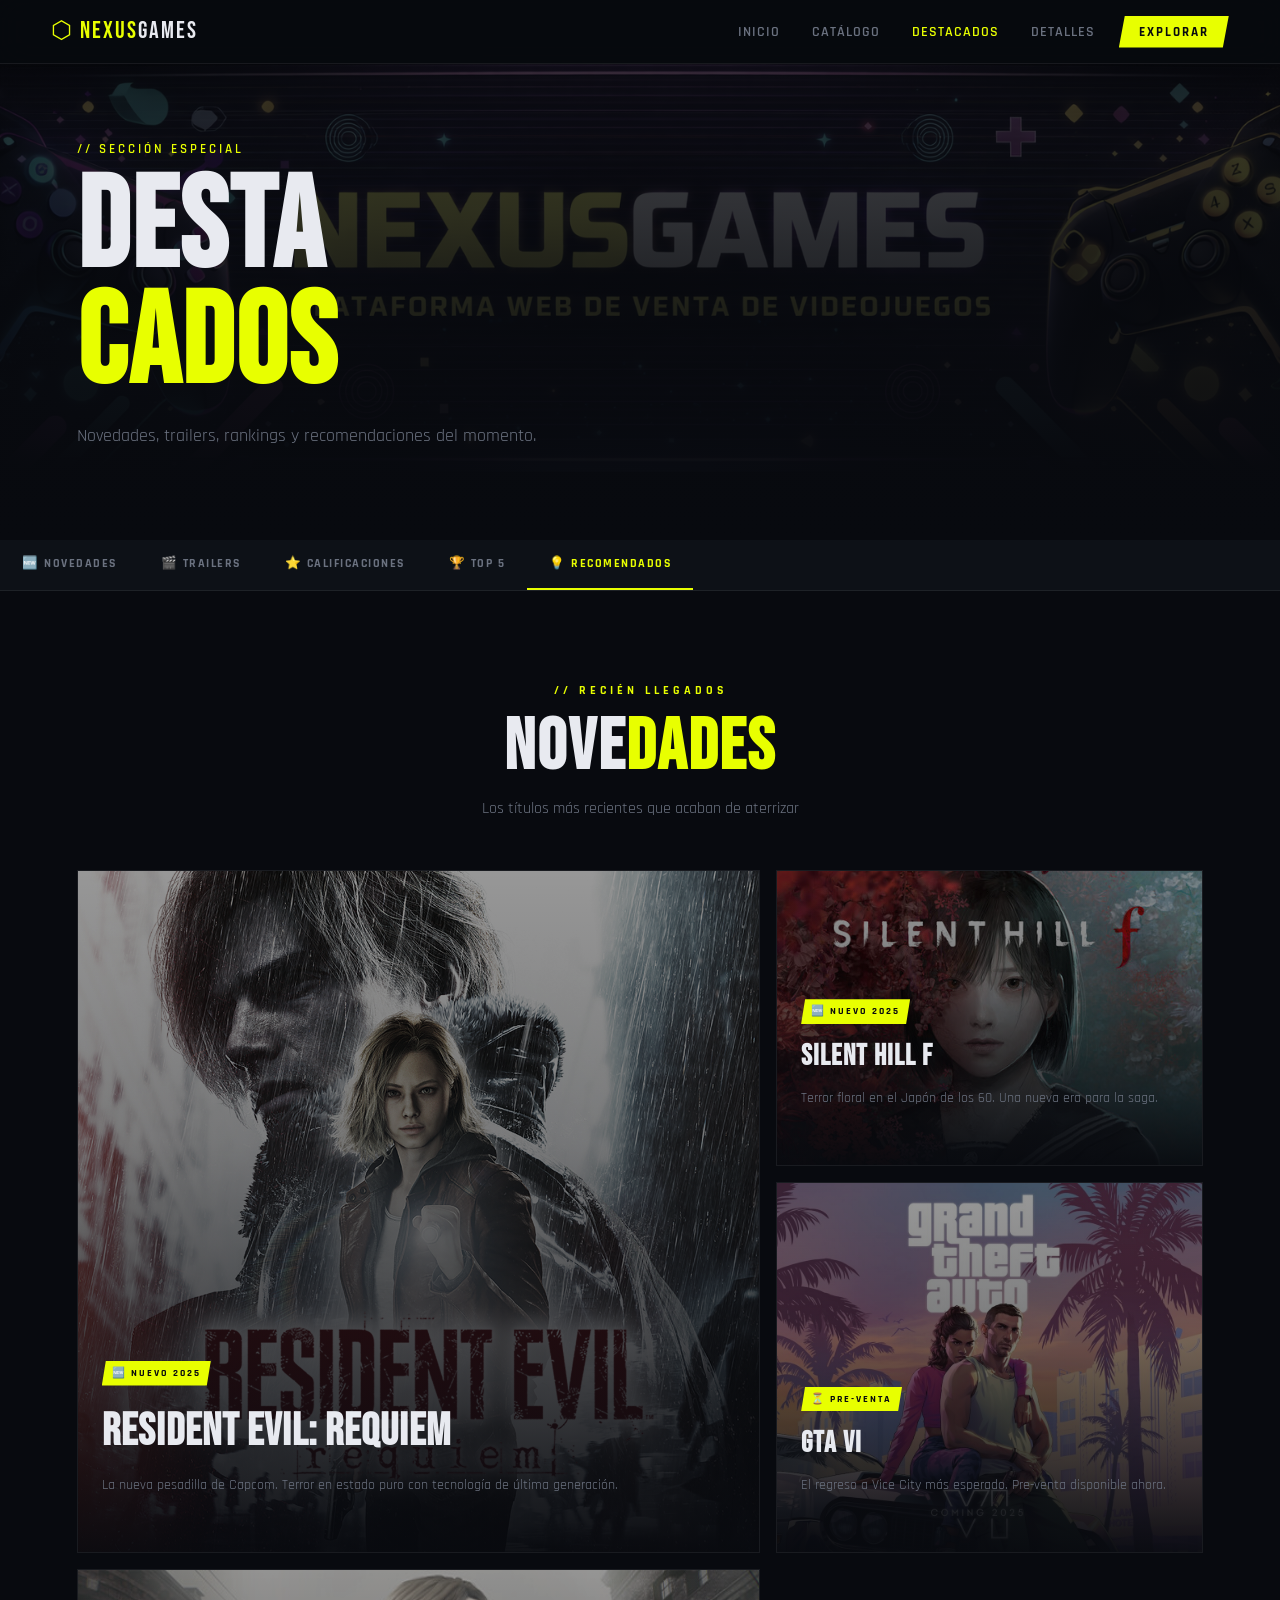
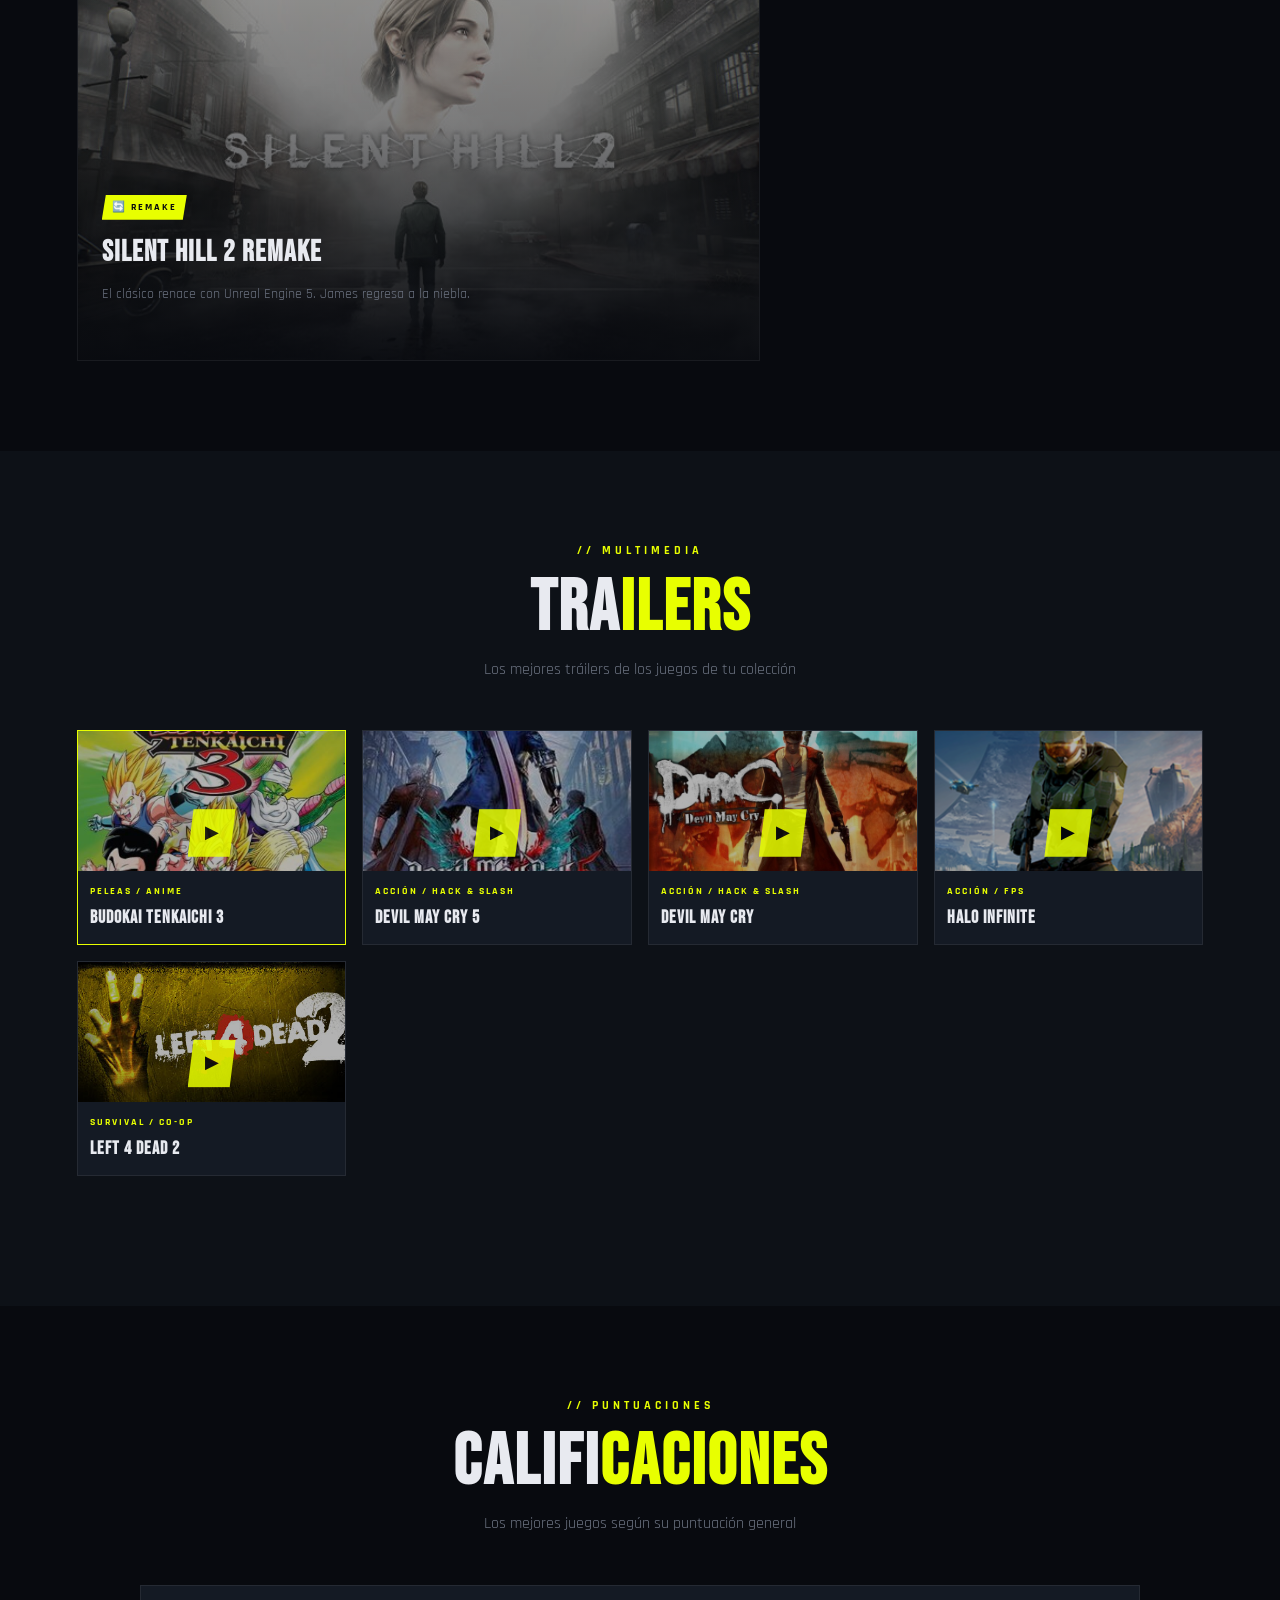
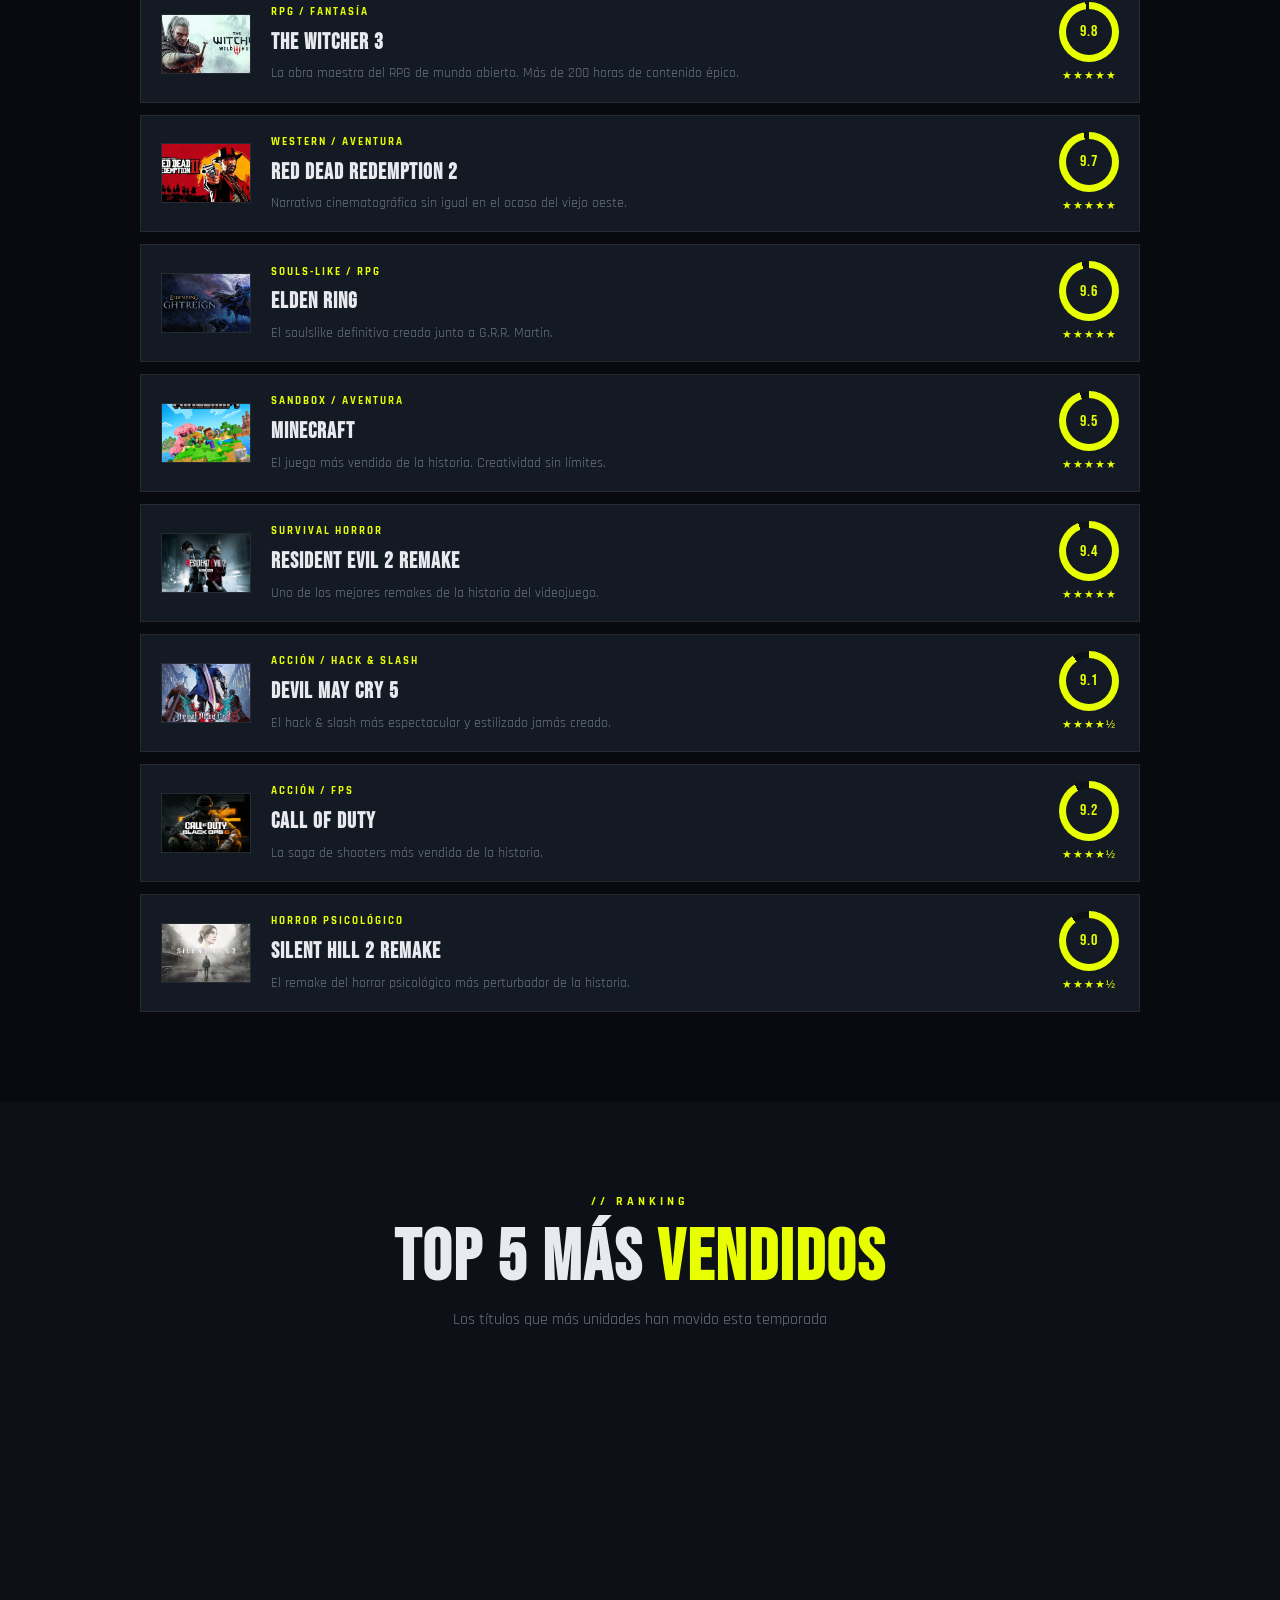
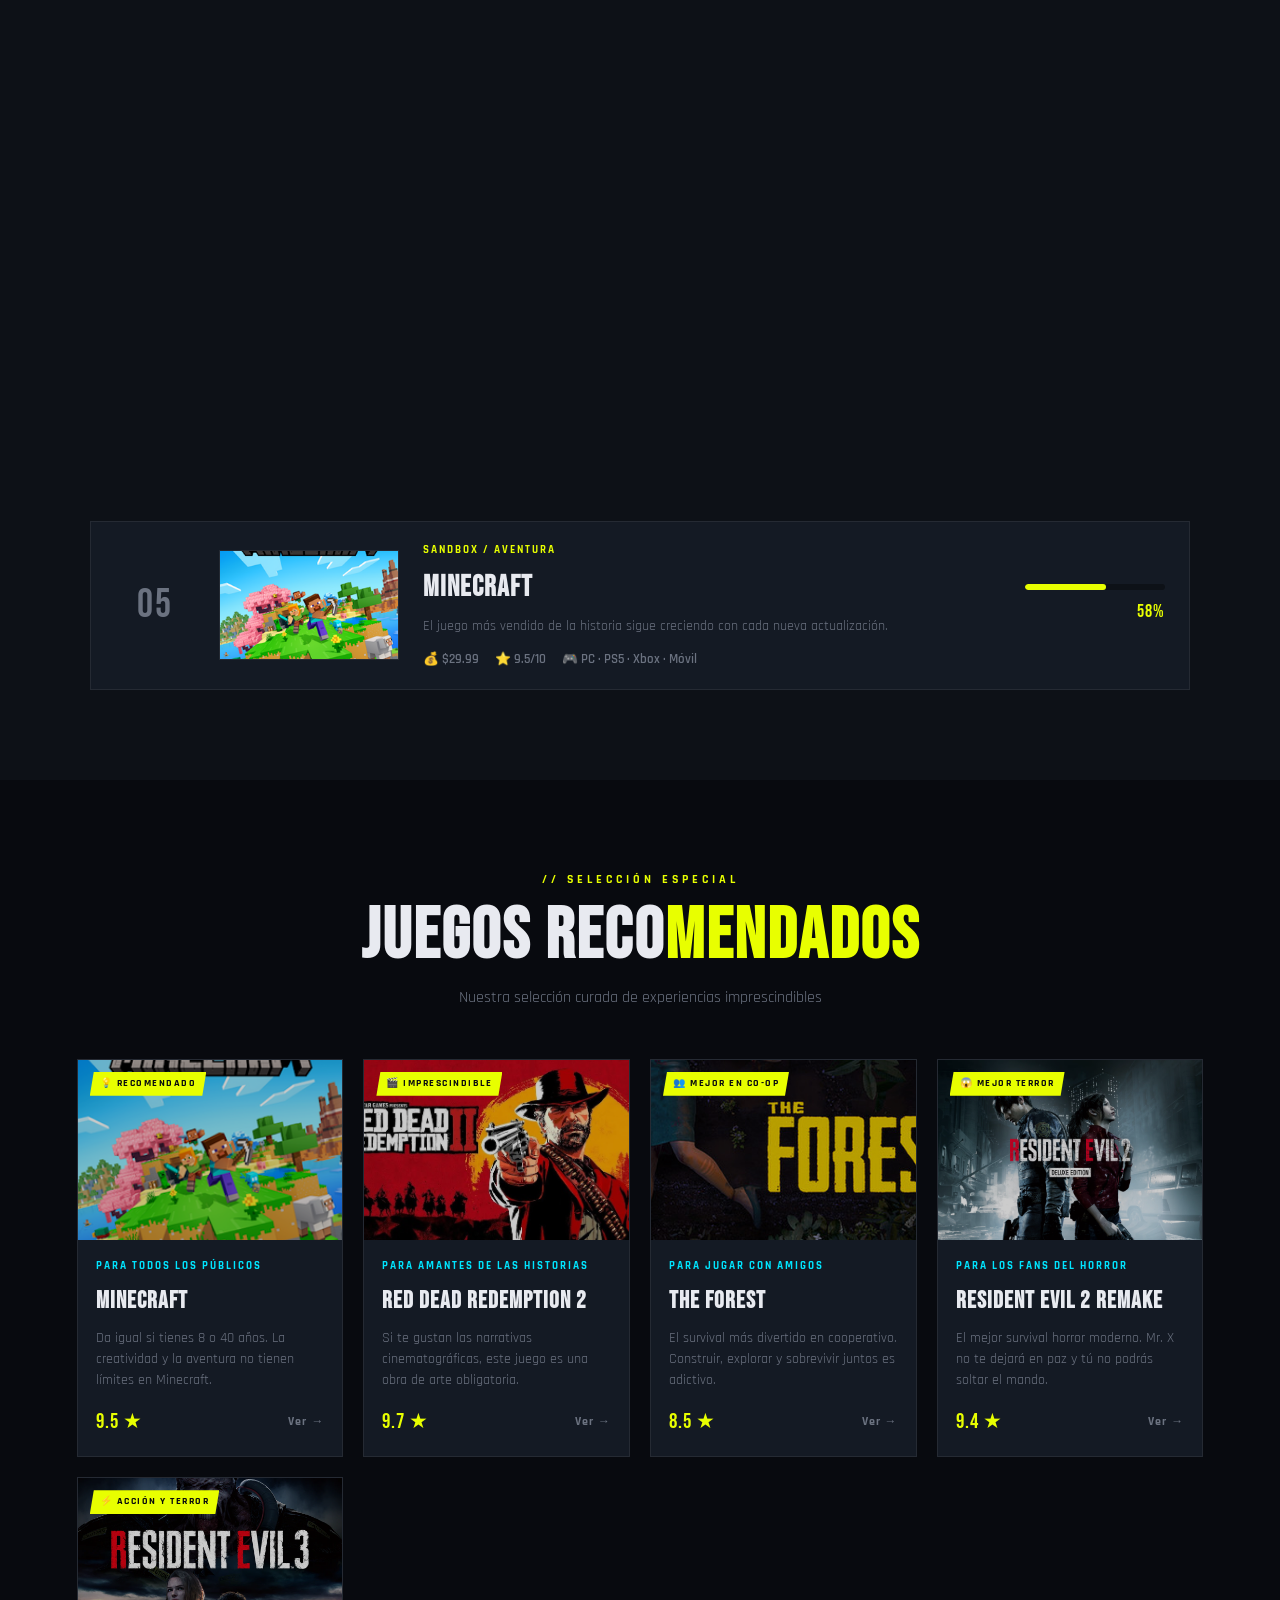
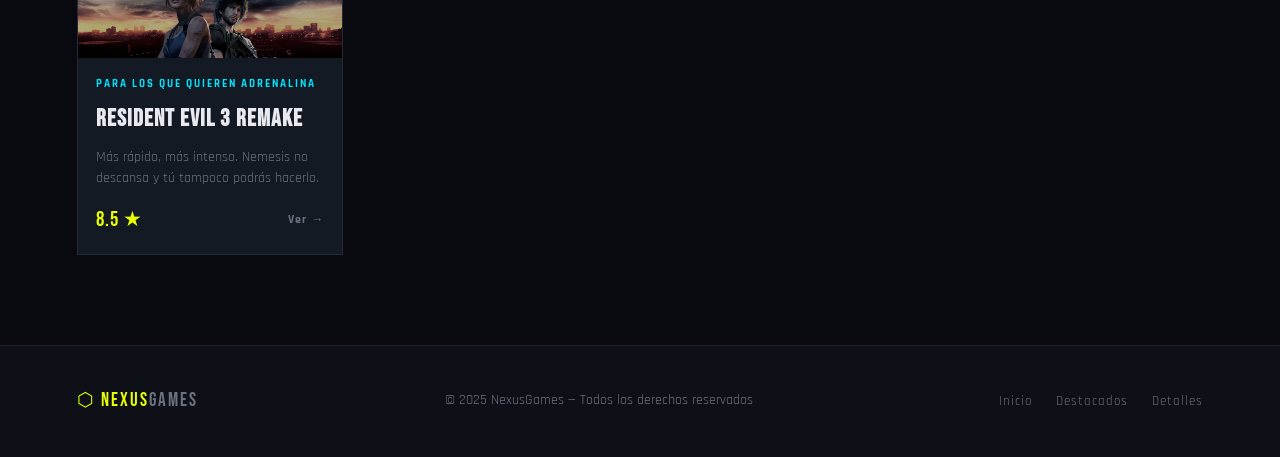
<file: destacados.html>
<!DOCTYPE html>
<html lang="es">
<head>
  <meta charset="UTF-8" />
  <meta name="viewport" content="width=device-width, initial-scale=1.0"/>
  <title>JUEGOS — Destacados</title>
  <link rel="stylesheet" href="css/styles.css" />
  <link rel="stylesheet" href="css/destacados.css" />
  <link href="https://fonts.googleapis.com/css2?family=Bebas+Neue&family=Rajdhani:wght@400;500;600;700&display=swap" rel="stylesheet"/>
</head>
<body class="page-destacados">

  <!-- NAVBAR -->
  <nav class="navbar">
    <div class="nav-logo">⬡ NEXUS<span>GAMES</span></div>
    <ul class="nav-links">
      <li><a href="index.html">Inicio</a></li>
      <li><a href="index.html#catalogo">Catálogo</a></li>
      <li><a href="destacados.html" class="active">Destacados</a></li>
      <li><a href="detalles.html">Detalles</a></li>
    </ul>
    <button class="nav-cta" onclick="window.location='index.html'">Explorar</button>
  </nav>

  <!-- PAGE HERO -->
  <section class="dest-hero">
    <div class="dest-hero-bg">
      <img src="media/juegos/banner.jpg" alt="Banner" />
      <div class="hero-overlay thick"></div>
    </div>
    <div class="dest-hero-content">
      <p class="hero-label">// SECCIÓN ESPECIAL</p>
      <h1 class="hero-title">DESTA<br/><span>CADOS</span></h1>
      <p class="hero-sub">Novedades, trailers, rankings y recomendaciones del momento.</p>
    </div>
  </section>

  <!-- NAV INTERNA -->
  <nav class="dest-subnav">
    <a href="#novedades">🆕 Novedades</a>
    <a href="#trailers">🎬 Trailers</a>
    <a href="#calificaciones">⭐ Calificaciones</a>
    <a href="#top5">🏆 Top 5</a>
    <a href="#recomendados">💡 Recomendados</a>
  </nav>

  <!-- ===== NOVEDADES ===== -->
  <section class="dest-section" id="novedades">
    <div class="section-header">
      <span class="section-tag">// RECIÉN LLEGADOS</span>
      <h2>NOVE<span>DADES</span></h2>
      <p>Los títulos más recientes que acaban de aterrizar</p>
    </div>
    <div class="news-grid">

      <article class="news-card big" onclick="window.location='detalles.html?game=rerequiem'">
        <img src="media/juegos/resident-evil-requiem.jpg" alt="RE Requiem" />
        <div class="news-overlay">
          <span class="news-badge">🆕 NUEVO 2025</span>
          <h3>Resident Evil: Requiem</h3>
          <p>La nueva pesadilla de Capcom. Terror en estado puro con tecnología de última generación.</p>
          <span class="news-link">Ver detalles →</span>
        </div>
      </article>

      <article class="news-card" onclick="window.location='detalles.html?game=shf'">
        <img src="media/juegos/silenthillf.jpg" alt="Silent Hill f" />
        <div class="news-overlay">
          <span class="news-badge">🆕 NUEVO 2025</span>
          <h3>Silent Hill f</h3>
          <p>Terror floral en el Japón de los 60. Una nueva era para la saga.</p>
          <span class="news-link">Ver detalles →</span>
        </div>
      </article>

      <article class="news-card" onclick="window.location='detalles.html?game=gta'">
        <img src="media/juegos/gta.jpg" alt="GTA VI" />
        <div class="news-overlay">
          <span class="news-badge">⏳ PRE-VENTA</span>
          <h3>GTA VI</h3>
          <p>El regreso a Vice City más esperado. Pre-venta disponible ahora.</p>
          <span class="news-link">Ver detalles →</span>
        </div>
      </article>

      <article class="news-card" onclick="window.location='detalles.html?game=sh2'">
        <img src="media/juegos/silenthill2.jpg" alt="Silent Hill 2" />
        <div class="news-overlay">
          <span class="news-badge">🔄 REMAKE</span>
          <h3>Silent Hill 2 Remake</h3>
          <p>El clásico renace con Unreal Engine 5. James regresa a la niebla.</p>
          <span class="news-link">Ver detalles →</span>
        </div>
      </article>

    </div>
  </section>

  <!-- ===== TRAILERS ===== -->
  <section class="dest-section dark" id="trailers">
    <div class="section-header">
      <span class="section-tag">// MULTIMEDIA</span>
      <h2>TRA<span>ILERS</span></h2>
      <p>Los mejores tráilers de los juegos de tu colección</p>
    </div>

    <div class="trailers-grid">

      <div class="trailer-card active" data-video="media/videos/Budokai Tenkaichi 3.mp4" data-title="Dragon Ball Budokai Tenkaichi 3" data-img="media/juegos/budokaitenkaichi3.jpg">
        <img src="media/juegos/budokaitenkaichi3.jpg" alt="Budokai Tenkaichi 3" />
        <div class="trailer-info">
          <span class="trailer-tag">Peleas / Anime</span>
          <h4>Budokai Tenkaichi 3</h4>
        </div>
        <div class="trailer-play">▶</div>
      </div>

      <div class="trailer-card" data-video="media/videos/Devil May Cry 5.mp4" data-title="Devil May Cry 5" data-img="media/juegos/devilmaycry5.jpg">
        <img src="media/juegos/devilmaycry5.jpg" alt="Devil May Cry 5" />
        <div class="trailer-info">
          <span class="trailer-tag">Acción / Hack & Slash</span>
          <h4>Devil May Cry 5</h4>
        </div>
        <div class="trailer-play">▶</div>
      </div>

      <div class="trailer-card" data-video="media/videos/DmC.mp4" data-title="Devil May Cry" data-img="media/juegos/devilmaycry.jpg">
        <img src="media/juegos/devilmaycry.jpg" alt="Devil May Cry" />
        <div class="trailer-info">
          <span class="trailer-tag">Acción / Hack & Slash</span>
          <h4>Devil May Cry</h4>
        </div>
        <div class="trailer-play">▶</div>
      </div>

      <div class="trailer-card" data-video="media/videos/Halo Infinite.mp4" data-title="Halo Infinite" data-img="media/juegos/Halo_Infinite.jpg">
        <img src="media/juegos/Halo_Infinite.jpg" alt="Halo Infinite" />
        <div class="trailer-info">
          <span class="trailer-tag">Acción / FPS</span>
          <h4>Halo Infinite</h4>
        </div>
        <div class="trailer-play">▶</div>
      </div>

      <div class="trailer-card" data-video="media/videos/Left 4 Dead 2.mp4" data-title="Left 4 Dead 2" data-img="media/juegos/left4dead2.jpg">
        <img src="media/juegos/left4dead2.jpg" alt="Left 4 Dead 2" />
        <div class="trailer-info">
          <span class="trailer-tag">Survival / Co-op</span>
          <h4>Left 4 Dead 2</h4>
        </div>
        <div class="trailer-play">▶</div>
      </div>

    </div>

    <!-- REPRODUCTOR PRINCIPAL -->
    <div class="trailer-player" id="trailerPlayer">
      <div class="player-header">
        <span id="playerTitle">Selecciona un tráiler</span>
        <button class="player-close" id="playerClose">✕</button>
      </div>
      <video id="mainVideo" controls>
        <source id="mainVideoSrc" src="" type="video/mp4" />
      </video>
    </div>

  </section>

  <!-- ===== CALIFICACIONES ===== -->
  <section class="dest-section" id="calificaciones">
    <div class="section-header">
      <span class="section-tag">// PUNTUACIONES</span>
      <h2>CALIFI<span>CACIONES</span></h2>
      <p>Los mejores juegos según su puntuación general</p>
    </div>

    <div class="ratings-list">

      <div class="rating-row" onclick="window.location='detalles.html?game=witcher'">
        <img src="media/juegos/thewitcher3.jpg" alt="The Witcher 3" />
        <div class="rating-info">
          <span class="rating-genre">RPG / Fantasía</span>
          <h4>The Witcher 3</h4>
          <p>La obra maestra del RPG de mundo abierto. Más de 200 horas de contenido épico.</p>
        </div>
        <div class="rating-score">
          <div class="score-circle" style="--pct:98%">
            <span>9.8</span>
          </div>
          <div class="score-stars">★★★★★</div>
        </div>
      </div>

      <div class="rating-row" onclick="window.location='detalles.html?game=rdr2'">
        <img src="media/juegos/read.jpg" alt="Red Dead 2" />
        <div class="rating-info">
          <span class="rating-genre">Western / Aventura</span>
          <h4>Red Dead Redemption 2</h4>
          <p>Narrativa cinematográfica sin igual en el ocaso del viejo oeste.</p>
        </div>
        <div class="rating-score">
          <div class="score-circle" style="--pct:97%">
            <span>9.7</span>
          </div>
          <div class="score-stars">★★★★★</div>
        </div>
      </div>

      <div class="rating-row" onclick="window.location='detalles.html?game=elden'">
        <img src="media/juegos/elden.jpg" alt="Elden Ring" />
        <div class="rating-info">
          <span class="rating-genre">Souls-like / RPG</span>
          <h4>Elden Ring</h4>
          <p>El soulslike definitivo creado junto a G.R.R. Martin.</p>
        </div>
        <div class="rating-score">
          <div class="score-circle" style="--pct:96%">
            <span>9.6</span>
          </div>
          <div class="score-stars">★★★★★</div>
        </div>
      </div>

      <div class="rating-row" onclick="window.location='detalles.html?game=minecraft'">
        <img src="media/juegos/minecraft.jpg" alt="Minecraft" />
        <div class="rating-info">
          <span class="rating-genre">Sandbox / Aventura</span>
          <h4>Minecraft</h4>
          <p>El juego más vendido de la historia. Creatividad sin límites.</p>
        </div>
        <div class="rating-score">
          <div class="score-circle" style="--pct:95%">
            <span>9.5</span>
          </div>
          <div class="score-stars">★★★★★</div>
        </div>
      </div>

      <div class="rating-row" onclick="window.location='detalles.html?game=re2'">
        <img src="media/juegos/residentevil2.jpg" alt="Resident Evil 2" />
        <div class="rating-info">
          <span class="rating-genre">Survival Horror</span>
          <h4>Resident Evil 2 Remake</h4>
          <p>Uno de los mejores remakes de la historia del videojuego.</p>
        </div>
        <div class="rating-score">
          <div class="score-circle" style="--pct:94%">
            <span>9.4</span>
          </div>
          <div class="score-stars">★★★★★</div>
        </div>
      </div>

      <div class="rating-row" onclick="window.location='detalles.html?game=dmc5'">
        <img src="media/juegos/devilmaycry5.jpg" alt="Devil May Cry 5" />
        <div class="rating-info">
          <span class="rating-genre">Acción / Hack & Slash</span>
          <h4>Devil May Cry 5</h4>
          <p>El hack & slash más espectacular y estilizado jamás creado.</p>
        </div>
        <div class="rating-score">
          <div class="score-circle" style="--pct:91%">
            <span>9.1</span>
          </div>
          <div class="score-stars">★★★★½</div>
        </div>
      </div>

      <div class="rating-row" onclick="window.location='detalles.html?game=cod'">
        <img src="media/juegos/cod.jpg" alt="Call of Duty" />
        <div class="rating-info">
          <span class="rating-genre">Acción / FPS</span>
          <h4>Call of Duty</h4>
          <p>La saga de shooters más vendida de la historia.</p>
        </div>
        <div class="rating-score">
          <div class="score-circle" style="--pct:92%">
            <span>9.2</span>
          </div>
          <div class="score-stars">★★★★½</div>
        </div>
      </div>

      <div class="rating-row" onclick="window.location='detalles.html?game=sh2'">
        <img src="media/juegos/silenthill2.jpg" alt="Silent Hill 2" />
        <div class="rating-info">
          <span class="rating-genre">Horror Psicológico</span>
          <h4>Silent Hill 2 Remake</h4>
          <p>El remake del horror psicológico más perturbador de la historia.</p>
        </div>
        <div class="rating-score">
          <div class="score-circle" style="--pct:90%">
            <span>9.0</span>
          </div>
          <div class="score-stars">★★★★½</div>
        </div>
      </div>

    </div>
  </section>

  <!-- ===== TOP 5 MÁS VENDIDOS ===== -->
  <section class="dest-section dark" id="top5">
    <div class="section-header">
      <span class="section-tag">// RANKING</span>
      <h2>TOP 5 MÁS <span>VENDIDOS</span></h2>
      <p>Los títulos que más unidades han movido esta temporada</p>
    </div>

    <div class="top5-list">

      <div class="top5-item" onclick="window.location='detalles.html?game=dmc5'">
        <div class="top5-rank">
          <span class="rank-num">01</span>
          <span class="rank-crown">👑</span>
        </div>
        <div class="top5-img-wrap">
          <img src="media/juegos/devilmaycry5.jpg" alt="Devil May Cry 5" />
        </div>
        <div class="top5-info">
          <span class="top5-genre">Acción / Hack & Slash</span>
          <h3>Devil May Cry 5</h3>
          <p>El favorito absoluto de los fans. Estilo, combate y espectáculo en su máxima expresión.</p>
          <div class="top5-stats">
            <span>💰 $39.99</span>
            <span>⭐ 9.1/10</span>
            <span>🎮 PC · PS5 · Xbox</span>
          </div>
        </div>
        <div class="top5-bar">
          <div class="top5-progress" style="--w:100%"></div>
          <span>100%</span>
        </div>
      </div>

      <div class="top5-item" onclick="window.location='detalles.html?game=l4d2'">
        <div class="top5-rank">
          <span class="rank-num">02</span>
        </div>
        <div class="top5-img-wrap">
          <img src="media/juegos/left4dead2.jpg" alt="Left 4 Dead 2" />
        </div>
        <div class="top5-info">
          <span class="top5-genre">Survival / Co-op</span>
          <h3>Left 4 Dead 2</h3>
          <p>El cooperativo de zombies más jugado de todos los tiempos. Sigue dominando las ventas.</p>
          <div class="top5-stats">
            <span>💰 $9.99</span>
            <span>⭐ 9.0/10</span>
            <span>🎮 PC · Xbox</span>
          </div>
        </div>
        <div class="top5-bar">
          <div class="top5-progress" style="--w:87%"></div>
          <span>87%</span>
        </div>
      </div>

      <div class="top5-item" onclick="window.location='detalles.html?game=cod'">
        <div class="top5-rank">
          <span class="rank-num">03</span>
        </div>
        <div class="top5-img-wrap">
          <img src="media/juegos/cod.jpg" alt="Call of Duty" />
        </div>
        <div class="top5-info">
          <span class="top5-genre">Acción / FPS</span>
          <h3>Call of Duty</h3>
          <p>La saga más vendida del género FPS. Millones de jugadores activos cada temporada.</p>
          <div class="top5-stats">
            <span>💰 $59.99</span>
            <span>⭐ 9.2/10</span>
            <span>🎮 PC · PS5 · Xbox</span>
          </div>
        </div>
        <div class="top5-bar">
          <div class="top5-progress" style="--w:78%"></div>
          <span>78%</span>
        </div>
      </div>

      <div class="top5-item" onclick="window.location='detalles.html?game=halo'">
        <div class="top5-rank">
          <span class="rank-num">04</span>
        </div>
        <div class="top5-img-wrap">
          <img src="media/juegos/Halo_Infinite.jpg" alt="Halo Infinite" />
        </div>
        <div class="top5-info">
          <span class="top5-genre">Acción / FPS</span>
          <h3>Halo Infinite</h3>
          <p>El Jefe Maestro sigue siendo uno de los shooters más queridos del mercado.</p>
          <div class="top5-stats">
            <span>💰 $49.99</span>
            <span>⭐ 8.5/10</span>
            <span>🎮 PC · Xbox</span>
          </div>
        </div>
        <div class="top5-bar">
          <div class="top5-progress" style="--w:65%"></div>
          <span>65%</span>
        </div>
      </div>

      <div class="top5-item" onclick="window.location='detalles.html?game=minecraft'">
        <div class="top5-rank">
          <span class="rank-num">05</span>
        </div>
        <div class="top5-img-wrap">
          <img src="media/juegos/minecraft.jpg" alt="Minecraft" />
        </div>
        <div class="top5-info">
          <span class="top5-genre">Sandbox / Aventura</span>
          <h3>Minecraft</h3>
          <p>El juego más vendido de la historia sigue creciendo con cada nueva actualización.</p>
          <div class="top5-stats">
            <span>💰 $29.99</span>
            <span>⭐ 9.5/10</span>
            <span>🎮 PC · PS5 · Xbox · Móvil</span>
          </div>
        </div>
        <div class="top5-bar">
          <div class="top5-progress" style="--w:58%"></div>
          <span>58%</span>
        </div>
      </div>

    </div>
  </section>

  <!-- ===== RECOMENDADOS ===== -->
  <section class="dest-section" id="recomendados">
    <div class="section-header">
      <span class="section-tag">// SELECCIÓN ESPECIAL</span>
      <h2>JUEGOS RECO<span>MENDADOS</span></h2>
      <p>Nuestra selección curada de experiencias imprescindibles</p>
    </div>

    <div class="reco-grid">

      <div class="reco-card" onclick="window.location='detalles.html?game=minecraft'">
        <div class="reco-img">
          <img src="media/juegos/minecraft.jpg" alt="Minecraft" />
          <div class="reco-tag">💡 RECOMENDADO</div>
        </div>
        <div class="reco-body">
          <span class="reco-why">Para todos los públicos</span>
          <h4>Minecraft</h4>
          <p>Da igual si tienes 8 o 40 años. La creatividad y la aventura no tienen límites en Minecraft.</p>
          <div class="reco-meta">
            <span class="reco-score">9.5 ★</span>
            <a href="detalles.html?game=minecraft" class="reco-btn">Ver →</a>
          </div>
        </div>
      </div>

      <div class="reco-card" onclick="window.location='detalles.html?game=rdr2'">
        <div class="reco-img">
          <img src="media/juegos/read.jpg" alt="Red Dead 2" />
          <div class="reco-tag">🎬 IMPRESCINDIBLE</div>
        </div>
        <div class="reco-body">
          <span class="reco-why">Para amantes de las historias</span>
          <h4>Red Dead Redemption 2</h4>
          <p>Si te gustan las narrativas cinematográficas, este juego es una obra de arte obligatoria.</p>
          <div class="reco-meta">
            <span class="reco-score">9.7 ★</span>
            <a href="detalles.html?game=rdr2" class="reco-btn">Ver →</a>
          </div>
        </div>
      </div>

      <div class="reco-card" onclick="window.location='detalles.html?game=theforest'">
        <div class="reco-img">
          <img src="media/juegos/theforest.jpg" alt="The Forest" />
          <div class="reco-tag">👥 MEJOR EN CO-OP</div>
        </div>
        <div class="reco-body">
          <span class="reco-why">Para jugar con amigos</span>
          <h4>The Forest</h4>
          <p>El survival más divertido en cooperativo. Construir, explorar y sobrevivir juntos es adictivo.</p>
          <div class="reco-meta">
            <span class="reco-score">8.5 ★</span>
            <a href="detalles.html?game=theforest" class="reco-btn">Ver →</a>
          </div>
        </div>
      </div>

      <div class="reco-card" onclick="window.location='detalles.html?game=re2'">
        <div class="reco-img">
          <img src="media/juegos/residentevil2.jpg" alt="Resident Evil 2" />
          <div class="reco-tag">😱 MEJOR TERROR</div>
        </div>
        <div class="reco-body">
          <span class="reco-why">Para los fans del horror</span>
          <h4>Resident Evil 2 Remake</h4>
          <p>El mejor survival horror moderno. Mr. X no te dejará en paz y tú no podrás soltar el mando.</p>
          <div class="reco-meta">
            <span class="reco-score">9.4 ★</span>
            <a href="detalles.html?game=re2" class="reco-btn">Ver →</a>
          </div>
        </div>
      </div>

      <div class="reco-card" onclick="window.location='detalles.html?game=re3'">
        <div class="reco-img">
          <img src="media/juegos/residentevil3.jpg" alt="Resident Evil 3" />
          <div class="reco-tag">⚡ ACCIÓN Y TERROR</div>
        </div>
        <div class="reco-body">
          <span class="reco-why">Para los que quieren adrenalina</span>
          <h4>Resident Evil 3 Remake</h4>
          <p>Más rápido, más intenso. Nemesis no descansa y tú tampoco podrás hacerlo.</p>
          <div class="reco-meta">
            <span class="reco-score">8.5 ★</span>
            <a href="detalles.html?game=re3" class="reco-btn">Ver →</a>
          </div>
        </div>
      </div>

    </div>
  </section>

  <!-- FOOTER -->
  <footer class="footer">
    <div class="footer-inner">
      <div class="footer-logo">⬡ NEXUS<span>GAMES</span></div>
      <p>© 2025 NexusGames — Todos los derechos reservados</p>
      <div class="footer-links">
        <a href="index.html">Inicio</a>
        <a href="destacados.html">Destacados</a>
        <a href="detalles.html">Detalles</a>
      </div>
    </div>
  </footer>

  <script src="js/script.js"></script>
  <script src="js/destacados.js"></script>
</body>
</html>
</file>
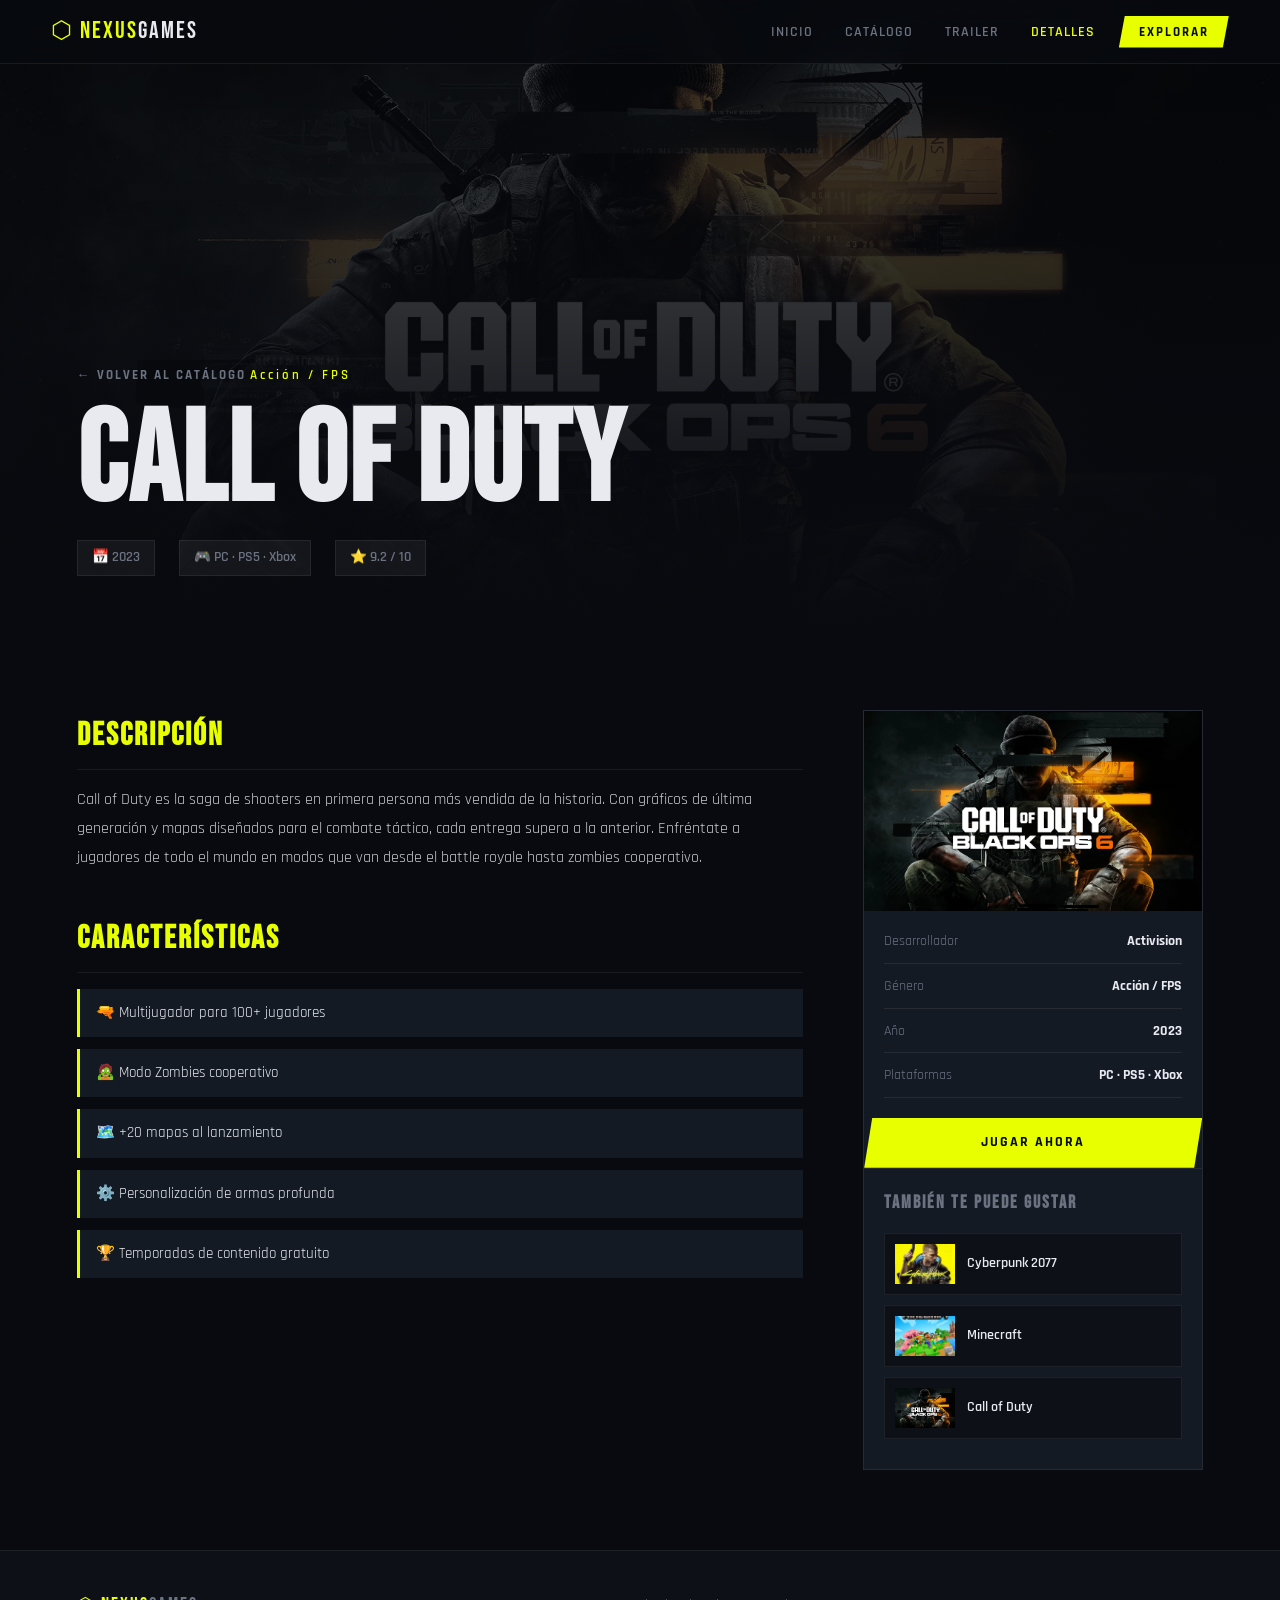
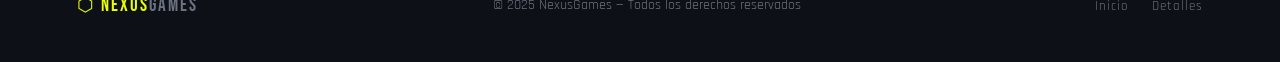
<file: detalles.html>
<!DOCTYPE html>
<html lang="es">
<head>
  <meta charset="UTF-8" />
  <meta name="viewport" content="width=device-width, initial-scale=1.0"/>
  <title>JUEGOS — Detalles</title>
  <link rel="stylesheet" href="css/styles.css" />
  <link href="https://fonts.googleapis.com/css2?family=Bebas+Neue&family=Rajdhani:wght@400;500;600;700&display=swap" rel="stylesheet"/>
</head>
<body class="page-detalles">

  <!-- NAVBAR -->
  <nav class="navbar">
    <div class="nav-logo">⬡ NEXUS<span>GAMES</span></div>
    <ul class="nav-links">
      <li><a href="index.html">Inicio</a></li>
      <li><a href="index.html#catalogo">Catálogo</a></li>
      <li><a href="index.html#video">Trailer</a></li>
      <li><a href="detalles.html" class="active">Detalles</a></li>
    </ul>
    <button class="nav-cta">Explorar</button>
  </nav>

  <!-- DETAIL HERO -->
  <section class="detail-hero" id="detail-hero">
    <div class="detail-hero-bg">
      <img id="detail-banner" src="media/juegos/cod.jpg" alt="Game Banner" />
      <div class="hero-overlay thick"></div>
    </div>
    <div class="detail-hero-content">
      <a href="index.html" class="back-btn">← Volver al catálogo</a>
      <span class="hero-label" id="detail-genre">Acción / FPS</span>
      <h1 class="hero-title" id="detail-title">CALL OF DUTY</h1>
      <div class="detail-meta">
        <span class="meta-item" id="detail-year">📅 2023</span>
        <span class="meta-item" id="detail-platform">🎮 PC / PS5 / Xbox</span>
        <span class="meta-item" id="detail-rating">⭐ 9.2 / 10</span>
      </div>
    </div>
  </section>

  <!-- DETAIL CONTENT -->
  <section class="detail-body">
    <div class="detail-grid">

      <div class="detail-main">
        <h2>Descripción</h2>
        <p id="detail-desc">
          Call of Duty es la saga de shooters en primera persona más vendida de la historia. 
          Con gráficos de última generación, mapas diseñados para el combate táctico y un 
          multijugador que ha redefinido el género, cada entrega supera a la anterior. 
          Enfréntate a enemigos de todo el mundo en modos de juego que van desde el battle 
          royale hasta el cooperativo de zombies.
        </p>

        <h2>Características</h2>
        <ul class="feature-list" id="detail-features">
          <li>🔫 Multijugador en línea para 100+ jugadores</li>
          <li>🧟 Modo Zombies cooperativo</li>
          <li>🗺️ +20 mapas disponibles al lanzamiento</li>
          <li>⚙️ Sistema de personalización de armas profundo</li>
          <li>🏆 Temporadas de contenido gratuito</li>
        </ul>
      </div>

      <aside class="detail-sidebar">
        <div class="sidebar-card">
          <img id="sidebar-img" src="media/juegos/cod.jpg" alt="Game Cover" class="sidebar-cover"/>
          <div class="sidebar-info">
            <div class="info-row">
              <span>Desarrollador</span>
              <strong id="detail-dev">Activision</strong>
            </div>
            <div class="info-row">
              <span>Género</span>
              <strong id="detail-genre2">FPS / Acción</strong>
            </div>
            <div class="info-row">
              <span>Año</span>
              <strong id="detail-year2">2023</strong>
            </div>
            <div class="info-row">
              <span>Plataformas</span>
              <strong>PC · PS5 · Xbox</strong>
            </div>
          </div>
          <a href="#" class="btn-primary full">Jugar ahora</a>

          <!-- Other games -->
          <div class="also-like">
            <h4>También te puede gustar</h4>
            <a href="detalles.html?game=cyberpunk" class="mini-card">
              <img src="media/juegos/cyberpunk.jpg" alt="Cyberpunk"/>
              <span>Cyberpunk 2077</span>
            </a>
            <a href="detalles.html?game=minecraft" class="mini-card">
              <img src="media/juegos/minecraft.jpg" alt="Minecraft"/>
              <span>Minecraft</span>
            </a>
            <a href="detalles.html?game=cod" class="mini-card">
              <img src="media/juegos/cod.jpg" alt="CoD"/>
              <span>Call of Duty</span>
            </a>
          </div>
        </div>
      </aside>

    </div>
  </section>

  <!-- FOOTER -->
  <footer class="footer">
    <div class="footer-inner">
      <div class="footer-logo">⬡ NEXUS<span>GAMES</span></div>
      <p>© 2025 NexusGames — Todos los derechos reservados</p>
      <div class="footer-links">
        <a href="index.html">Inicio</a>
        <a href="detalles.html">Detalles</a>
      </div>
    </div>
  </footer>

  <script src="js/script.js"></script>
</body>
</html>
</file>
<file: css/styles.css>
:root {
  --bg: #080a0f; --bg2: #0d1117; --bg3: #141a24;
  --accent: #e8ff00; --accent2: #00e5ff; --red: #ff2d55;
  --text: #e8eaf0; --muted: #6b7280; --border: rgba(255,255,255,0.07);
  --font-display: 'Bebas Neue', sans-serif;
  --font-body: 'Rajdhani', sans-serif;
  --transition: 0.3s cubic-bezier(0.4,0,0.2,1);
}
*, *::before, *::after { box-sizing: border-box; margin: 0; padding: 0; }
html { scroll-behavior: smooth; }
body { background: var(--bg); color: var(--text); font-family: var(--font-body); font-size: 16px; line-height: 1.6; overflow-x: hidden; }
img { display: block; width: 100%; object-fit: cover; }
a { text-decoration: none; color: inherit; }
ul { list-style: none; }

/* NAVBAR */
.navbar { position: fixed; top: 0; left: 0; right: 0; z-index: 200; display: flex; align-items: center; gap: 1.5rem; padding: 0 4%; height: 64px; background: rgba(8,10,15,0.85); backdrop-filter: blur(16px); border-bottom: 1px solid var(--border); }
.nav-logo { font-family: var(--font-display); font-size: 1.5rem; letter-spacing: 2px; color: var(--accent); margin-right: auto; }
.nav-logo span { color: var(--text); }
.nav-links { display: flex; gap: 2rem; }
.nav-links a { font-size: 0.85rem; font-weight: 600; letter-spacing: 1px; text-transform: uppercase; color: var(--muted); transition: color var(--transition); }
.nav-links a:hover, .nav-links a.active { color: var(--accent); }
.cart-icon { position: relative; background: var(--bg3); border: 1px solid var(--border); color: var(--text); font-size: 1rem; padding: 8px 14px; cursor: pointer; display: flex; align-items: center; gap: 6px; transition: border-color var(--transition); font-family: var(--font-body); }
.cart-icon:hover { border-color: var(--accent); color: var(--accent); }
.cart-count { background: var(--accent); color: var(--bg); font-size: 0.7rem; font-weight: 700; border-radius: 50%; width: 18px; height: 18px; display: flex; align-items: center; justify-content: center; }
.nav-cta { font-family: var(--font-body); font-size: 0.8rem; font-weight: 700; letter-spacing: 2px; text-transform: uppercase; padding: 8px 20px; background: var(--accent); color: var(--bg); border: none; cursor: pointer; clip-path: polygon(6px 0%,100% 0%,calc(100% - 6px) 100%,0% 100%); transition: opacity var(--transition); }
.nav-cta:hover { opacity: 0.85; }

/* CART */
.cart-drawer { position: fixed; top: 0; right: -420px; width: 420px; max-width: 100vw; height: 100vh; background: var(--bg2); border-left: 1px solid var(--border); z-index: 300; display: flex; flex-direction: column; transition: right 0.35s cubic-bezier(0.4,0,0.2,1); }
.cart-drawer.open { right: 0; }
.cart-header { display: flex; align-items: center; justify-content: space-between; padding: 20px 24px; border-bottom: 1px solid var(--border); }
.cart-header h3 { font-family: var(--font-display); font-size: 1.4rem; letter-spacing: 2px; }
.cart-close { background: none; border: 1px solid var(--border); color: var(--muted); width: 32px; height: 32px; cursor: pointer; font-size: 0.9rem; display: flex; align-items: center; justify-content: center; transition: border-color var(--transition), color var(--transition); }
.cart-close:hover { border-color: var(--red); color: var(--red); }
.cart-items { flex: 1; overflow-y: auto; padding: 16px 24px; display: flex; flex-direction: column; gap: 12px; }
.cart-items::-webkit-scrollbar { width: 4px; }
.cart-items::-webkit-scrollbar-thumb { background: var(--border); }
.cart-empty { color: var(--muted); font-size: 0.95rem; text-align: center; margin-top: 40px; }
.cart-item { display: flex; align-items: center; gap: 12px; padding: 12px; background: var(--bg3); border: 1px solid var(--border); animation: slideIn 0.25s ease both; }
@keyframes slideIn { from { opacity:0; transform: translateX(20px); } to { opacity:1; transform: translateX(0); } }
.cart-item-img { width: 56px; height: 40px; object-fit: cover; flex-shrink: 0; border: 1px solid var(--border); }
.cart-item-info { flex: 1; min-width: 0; }
.cart-item-name { font-size: 0.85rem; font-weight: 700; white-space: nowrap; overflow: hidden; text-overflow: ellipsis; }
.cart-item-price { font-size: 0.8rem; color: var(--accent); font-weight: 600; }
.cart-item-controls { display: flex; align-items: center; gap: 8px; }
.qty-btn { background: var(--bg); border: 1px solid var(--border); color: var(--text); width: 26px; height: 26px; cursor: pointer; font-size: 1rem; display: flex; align-items: center; justify-content: center; transition: border-color var(--transition); }
.qty-btn:hover { border-color: var(--accent); color: var(--accent); }
.qty-num { font-size: 0.85rem; font-weight: 700; min-width: 16px; text-align: center; }
.remove-btn { background: none; border: none; color: var(--muted); cursor: pointer; font-size: 0.9rem; padding: 4px 6px; transition: color var(--transition); }
.remove-btn:hover { color: var(--red); }
.cart-footer { padding: 20px 24px; border-top: 1px solid var(--border); display: flex; flex-direction: column; gap: 16px; }
.cart-total { display: flex; justify-content: space-between; align-items: center; }
.cart-total span { font-size: 0.8rem; letter-spacing: 2px; color: var(--muted); }
.cart-total strong { font-family: var(--font-display); font-size: 1.8rem; color: var(--accent); }
.cart-checkout { border: none; cursor: pointer; font-family: var(--font-body); font-size: 0.85rem; font-weight: 700; letter-spacing: 2px; text-transform: uppercase; }
.cart-backdrop { position: fixed; inset: 0; background: rgba(0,0,0,0.6); z-index: 250; opacity: 0; pointer-events: none; transition: opacity var(--transition); }
.cart-backdrop.visible { opacity: 1; pointer-events: all; }
.toast { position: fixed; bottom: 24px; left: 50%; transform: translateX(-50%) translateY(80px); background: var(--accent); color: var(--bg); font-family: var(--font-body); font-size: 0.85rem; font-weight: 700; letter-spacing: 1px; padding: 12px 28px; z-index: 400; opacity: 0; transition: transform 0.3s ease, opacity 0.3s ease; clip-path: polygon(8px 0%,100% 0%,calc(100% - 8px) 100%,0% 100%); white-space: nowrap; }
.toast.show { transform: translateX(-50%) translateY(0); opacity: 1; }

/* HERO */
.hero { position: relative; height: 100vh; min-height: 600px; display: flex; align-items: flex-end; padding-bottom: 8vh; overflow: hidden; }
.hero-bg { position: absolute; inset: 0; }
.hero-img { width: 100%; height: 100%; object-fit: cover; object-position: center top; filter: saturate(0.7); animation: heroZoom 12s ease-in-out infinite alternate; }
@keyframes heroZoom { from { transform: scale(1); } to { transform: scale(1.06); } }
.hero-overlay { position: absolute; inset: 0; background: linear-gradient(180deg,rgba(8,10,15,0.3) 0%,rgba(8,10,15,0.1) 40%,rgba(8,10,15,0.85) 75%,var(--bg) 100%); }
.hero-overlay.thick { background: linear-gradient(180deg,rgba(8,10,15,0.5) 0%,rgba(8,10,15,0.9) 70%,var(--bg) 100%); }
.hero-content { position: relative; padding: 0 6%; max-width: 760px; animation: fadeUp 0.9s ease both; }
@keyframes fadeUp { from { opacity:0; transform: translateY(30px); } to { opacity:1; transform: translateY(0); } }
.hero-label { font-size: 0.8rem; font-weight: 600; letter-spacing: 3px; color: var(--accent); margin-bottom: 12px; }
.hero-title { font-family: var(--font-display); font-size: clamp(4rem,10vw,8rem); line-height: 0.9; letter-spacing: 2px; margin-bottom: 20px; }
.hero-title span { color: var(--accent); }
.hero-sub { font-size: 1.1rem; color: var(--muted); max-width: 480px; margin-bottom: 36px; }
.hero-btns { display: flex; gap: 16px; flex-wrap: wrap; }
.btn-primary { display: inline-block; font-family: var(--font-body); font-size: 0.85rem; font-weight: 700; letter-spacing: 2px; text-transform: uppercase; padding: 14px 32px; background: var(--accent); color: var(--bg); clip-path: polygon(8px 0%,100% 0%,calc(100% - 8px) 100%,0% 100%); transition: transform var(--transition), opacity var(--transition); }
.btn-primary:hover { transform: translateY(-2px); opacity: 0.9; }
.btn-primary.full { width: 100%; text-align: center; display: block; }
.btn-ghost { display: inline-block; font-family: var(--font-body); font-size: 0.85rem; font-weight: 700; letter-spacing: 2px; text-transform: uppercase; padding: 13px 32px; border: 1px solid rgba(255,255,255,0.2); color: var(--text); transition: border-color var(--transition), color var(--transition); }
.btn-ghost:hover { border-color: var(--accent); color: var(--accent); }
.hero-scroll { position: absolute; bottom: 24px; right: 5%; font-size: 0.7rem; font-weight: 700; letter-spacing: 4px; color: var(--muted); writing-mode: vertical-rl; animation: bounce 2s ease-in-out infinite; }
@keyframes bounce { 0%,100%{transform:translateY(0)} 50%{transform:translateY(8px)} }

/* SECTION HEADER */
.section-header { text-align: center; margin-bottom: 48px; }
.section-tag { font-size: 0.75rem; font-weight: 700; letter-spacing: 4px; color: var(--accent); display: block; margin-bottom: 12px; }
.section-header h2 { font-family: var(--font-display); font-size: clamp(2.5rem,6vw,4.5rem); letter-spacing: 2px; line-height: 1; margin-bottom: 12px; }
.section-header h2 span { color: var(--accent); }
.section-header p { color: var(--muted); font-size: 1rem; }

/* ===== FILTER BAR ===== */
.catalogo { padding: 100px 6% 80px; background: var(--bg); }

.filter-bar {
  display: flex;
  align-items: center;
  flex-wrap: wrap;
  gap: 10px;
  max-width: 1300px;
  margin: 0 auto 40px;
  padding: 16px 20px;
  background: var(--bg3);
  border: 1px solid var(--border);
}

.filter-group { position: relative; }

.filter-toggle {
  display: flex;
  align-items: center;
  gap: 6px;
  font-family: var(--font-body);
  font-size: 0.8rem;
  font-weight: 700;
  letter-spacing: 1px;
  text-transform: uppercase;
  padding: 8px 14px;
  background: var(--bg2);
  border: 1px solid var(--border);
  color: var(--muted);
  cursor: pointer;
  transition: border-color var(--transition), color var(--transition);
  white-space: nowrap;
}
.filter-toggle:hover,
.filter-toggle.active { border-color: var(--accent); color: var(--accent); }
.filter-toggle.has-filter { border-color: var(--accent); color: var(--accent); background: rgba(232,255,0,0.06); }
.filter-toggle.has-filter .filter-arrow { color: var(--accent); }

.filter-arrow { font-size: 0.9rem; transition: transform var(--transition); }
.filter-toggle.active .filter-arrow { transform: rotate(180deg); }

.filter-dropdown {
  position: absolute;
  top: calc(100% + 6px);
  left: 0;
  min-width: 190px;
  background: var(--bg2);
  border: 1px solid var(--border);
  border-top: 2px solid var(--accent);
  z-index: 150;
  padding: 8px 0;
  display: none;
  flex-direction: column;
  gap: 2px;
  box-shadow: 0 8px 32px rgba(0,0,0,0.5);
}
.filter-dropdown.open { display: flex; animation: dropIn 0.18s ease both; }
@keyframes dropIn { from { opacity:0; transform: translateY(-6px); } to { opacity:1; transform: translateY(0); } }

.filter-dropdown label {
  display: flex;
  align-items: center;
  gap: 10px;
  padding: 9px 16px;
  font-size: 0.85rem;
  font-weight: 600;
  color: var(--muted);
  cursor: pointer;
  transition: background var(--transition), color var(--transition);
}
.filter-dropdown label:hover { background: rgba(255,255,255,0.04); color: var(--text); }
.filter-dropdown input[type="checkbox"],
.filter-dropdown input[type="radio"] {
  accent-color: var(--accent);
  width: 14px;
  height: 14px;
  cursor: pointer;
  flex-shrink: 0;
}
.filter-dropdown label:has(input:checked) { color: var(--accent); }

.filter-reset {
  font-family: var(--font-body);
  font-size: 0.75rem;
  font-weight: 700;
  letter-spacing: 1px;
  text-transform: uppercase;
  padding: 8px 14px;
  background: transparent;
  border: 1px solid var(--border);
  color: var(--muted);
  cursor: pointer;
  transition: border-color var(--transition), color var(--transition);
  margin-left: auto;
}
.filter-reset:hover { border-color: var(--red); color: var(--red); }

.filter-count {
  font-size: 0.75rem;
  font-weight: 700;
  letter-spacing: 2px;
  color: var(--muted);
  white-space: nowrap;
}

/* NO RESULTS */
.no-results {
  display: flex;
  flex-direction: column;
  align-items: center;
  gap: 20px;
  padding: 60px 0;
  color: var(--muted);
  font-size: 1.1rem;
  text-align: center;
}

/* GRID */
.games-grid { display: grid; grid-template-columns: repeat(auto-fill, minmax(280px, 1fr)); gap: 24px; max-width: 1300px; margin: 0 auto; }

.game-card { background: var(--bg3); border: 1px solid var(--border); transition: transform var(--transition), border-color var(--transition); overflow: hidden; }
.game-card:hover { transform: translateY(-6px); border-color: rgba(232,255,0,0.3); }
.game-card.featured { border-color: rgba(232,255,0,0.15); }

.card-img-wrap { position: relative; height: 175px; overflow: hidden; cursor: pointer; }
.card-img-wrap img { height: 100%; transition: transform 0.5s ease; }
.game-card:hover .card-img-wrap img { transform: scale(1.07); }

.card-badge { position: absolute; top: 12px; right: 12px; font-size: 0.65rem; font-weight: 700; letter-spacing: 2px; padding: 4px 10px; background: var(--red); color: #fff; clip-path: polygon(4px 0%,100% 0%,calc(100% - 4px) 100%,0% 100%); }
.card-badge.neon { background: var(--accent2); color: var(--bg); }
.card-badge.green { background: #00c853; color: var(--bg); }

.card-body { padding: 16px; }
.card-genre { font-size: 0.7rem; font-weight: 600; letter-spacing: 2px; text-transform: uppercase; color: var(--accent); display: block; margin-bottom: 5px; }
.card-body h3 { font-family: var(--font-display); font-size: 1.5rem; letter-spacing: 1px; margin-bottom: 7px; }
.card-body p { font-size: 0.855rem; color: var(--muted); line-height: 1.5; margin-bottom: 14px; }
.card-footer { display: flex; justify-content: space-between; align-items: flex-end; flex-wrap: wrap; gap: 8px; }
.card-price { font-family: var(--font-display); font-size: 1.4rem; color: var(--accent); letter-spacing: 1px; }
.card-price.free { color: #00c853; font-size: 1.1rem; }
.card-actions { display: flex; gap: 10px; align-items: center; flex-wrap: wrap; }
.add-cart-btn { font-family: var(--font-body); font-size: 0.72rem; font-weight: 700; letter-spacing: 1px; text-transform: uppercase; padding: 7px 12px; background: var(--accent); color: var(--bg); border: none; cursor: pointer; clip-path: polygon(4px 0%,100% 0%,calc(100% - 4px) 100%,0% 100%); transition: opacity var(--transition), transform var(--transition), background var(--transition); }
.add-cart-btn:hover { opacity: 0.85; transform: translateY(-1px); }
.add-cart-btn.added { background: #00c853; }
.card-btn { font-size: 0.75rem; font-weight: 700; letter-spacing: 1px; color: var(--muted); transition: color var(--transition), letter-spacing var(--transition); }
.card-btn:hover { color: var(--accent); letter-spacing: 2px; }

/* VIDEO */
.video-section { padding: 100px 6%; background: var(--bg2); position: relative; }
.video-wrap { position: relative; max-width: 900px; margin: 0 auto; }
.video-wrap video { width: 100%; border: 1px solid var(--border); display: block; }
.video-glow { position: absolute; inset: -20px; background: radial-gradient(ellipse at center, rgba(232,255,0,0.07) 0%, transparent 70%); pointer-events: none; }

/* FOOTER */
.footer { background: var(--bg2); border-top: 1px solid var(--border); padding: 40px 6%; }
.footer-inner { display: flex; align-items: center; justify-content: space-between; flex-wrap: wrap; gap: 16px; max-width: 1300px; margin: 0 auto; }
.footer-logo { font-family: var(--font-display); font-size: 1.2rem; letter-spacing: 2px; color: var(--accent); }
.footer-logo span { color: var(--muted); }
.footer p { color: var(--muted); font-size: 0.85rem; }
.footer-links { display: flex; gap: 24px; }
.footer-links a { font-size: 0.8rem; color: var(--muted); letter-spacing: 1px; transition: color var(--transition); }
.footer-links a:hover { color: var(--accent); }

/* DETALLES */
.detail-hero { position: relative; height: 70vh; min-height: 500px; display: flex; align-items: flex-end; padding-bottom: 6vh; overflow: hidden; }
.detail-hero-bg { position: absolute; inset: 0; }
.detail-hero-bg img { width: 100%; height: 100%; object-fit: cover; filter: saturate(0.5) brightness(0.7); }
.detail-hero-content { position: relative; padding: 0 6%; animation: fadeUp 0.8s ease both; }
.back-btn { display: inline-block; font-size: 0.8rem; font-weight: 700; letter-spacing: 2px; text-transform: uppercase; color: var(--muted); margin-bottom: 20px; transition: color var(--transition); }
.back-btn:hover { color: var(--accent); }
.detail-meta { display: flex; gap: 24px; flex-wrap: wrap; margin-top: 16px; }
.meta-item { font-size: 0.85rem; font-weight: 600; color: var(--muted); background: rgba(255,255,255,0.05); padding: 6px 14px; border: 1px solid var(--border); }
.detail-body { padding: 80px 6%; max-width: 1300px; margin: 0 auto; }
.detail-grid { display: grid; grid-template-columns: 1fr 340px; gap: 60px; align-items: start; }
.detail-main { min-width: 0; }
.detail-sidebar { align-self: start; }
.detail-main h2 { font-family: var(--font-display); font-size: 2rem; letter-spacing: 2px; margin-bottom: 16px; margin-top: 40px; color: var(--accent); border-bottom: 1px solid var(--border); padding-bottom: 8px; }
.detail-main h2:first-child { margin-top: 0; }
.detail-main p { color: var(--text); font-size: 1rem; line-height: 1.8; opacity: 0.85; }
.feature-list { display: flex; flex-direction: column; gap: 12px; }
.feature-list li { font-size: 0.95rem; color: var(--text); padding: 12px 16px; background: var(--bg3); border-left: 3px solid var(--accent); transition: background var(--transition); }
.feature-list li:hover { background: rgba(232,255,0,0.05); }
.sidebar-card { background: var(--bg3); border: 1px solid var(--border); overflow: hidden; position: sticky; top: 84px; }
.sidebar-cover { height: 200px; object-fit: cover; }
.sidebar-info { padding: 20px; display: flex; flex-direction: column; gap: 12px; }
.info-row { display: flex; justify-content: space-between; font-size: 0.85rem; padding-bottom: 10px; border-bottom: 1px solid var(--border); }
.info-row span { color: var(--muted); }
.info-row strong { color: var(--text); }
.sidebar-card .btn-primary { border-radius: 0; }
.also-like { margin-top: 0; padding: 20px; border-top: 1px solid var(--border); }
.also-like h4 { font-family: var(--font-display); font-size: 1.1rem; letter-spacing: 2px; color: var(--muted); margin-bottom: 16px; }
.mini-card { display: flex; align-items: center; gap: 12px; padding: 10px; border: 1px solid var(--border); margin-bottom: 10px; background: var(--bg2); transition: border-color var(--transition); }
.mini-card:hover { border-color: var(--accent); }
.mini-card img { width: 60px; height: 40px; object-fit: cover; flex-shrink: 0; }
.mini-card span { font-size: 0.9rem; font-weight: 600; color: var(--text); }

/* RESPONSIVE */
@media (max-width: 900px) { .detail-grid { grid-template-columns: 1fr; } .sidebar-card { position: static; } }
@media (max-width: 680px) {
  .nav-links { display: none; }
  .hero-title { font-size: 3.5rem; }
  .games-grid { grid-template-columns: 1fr; }
  .footer-inner { flex-direction: column; text-align: center; }
  .cart-drawer { width: 100vw; }
  .filter-bar { gap: 8px; }
  .filter-toggle { font-size: 0.72rem; padding: 7px 10px; }
}
</file>
<file: css/destacados.css>
/* ===== DESTACADOS PAGE ===== */

/* HERO */
.dest-hero {
  position: relative;
  height: 60vh;
  min-height: 420px;
  display: flex;
  align-items: flex-end;
  padding-bottom: 6vh;
  overflow: hidden;
}
.dest-hero-bg { position: absolute; inset: 0; }
.dest-hero-bg img { width: 100%; height: 100%; object-fit: cover; filter: saturate(0.5) brightness(0.6); }
.dest-hero-content { position: relative; padding: 0 6%; animation: fadeUp 0.8s ease both; }

/* SUBNAV */
.dest-subnav {
  position: sticky;
  top: 64px;
  z-index: 100;
  display: flex;
  align-items: center;
  gap: 0;
  background: var(--bg2);
  border-bottom: 1px solid var(--border);
  overflow-x: auto;
  scrollbar-width: none;
}
.dest-subnav::-webkit-scrollbar { display: none; }
.dest-subnav a {
  font-size: 0.78rem;
  font-weight: 700;
  letter-spacing: 1.5px;
  text-transform: uppercase;
  color: var(--muted);
  padding: 14px 22px;
  white-space: nowrap;
  border-bottom: 2px solid transparent;
  transition: color var(--transition), border-color var(--transition);
}
.dest-subnav a:hover { color: var(--accent); border-bottom-color: var(--accent); }

/* SECTIONS */
.dest-section { padding: 90px 6%; }
.dest-section.dark { background: var(--bg2); }

/* ===== NOVEDADES ===== */
.news-grid {
  display: grid;
  grid-template-columns: 1.6fr 1fr;
  grid-template-rows: auto auto;
  gap: 16px;
  max-width: 1200px;
  margin: 0 auto;
}

.news-card {
  position: relative;
  overflow: hidden;
  cursor: pointer;
  border: 1px solid var(--border);
  min-height: 240px;
}
.news-card.big { grid-row: span 2; min-height: 500px; }

.news-card img {
  width: 100%; height: 100%;
  object-fit: cover;
  transition: transform 0.5s ease, filter 0.4s ease;
  filter: brightness(0.6) saturate(0.8);
}
.news-card:hover img { transform: scale(1.06); filter: brightness(0.5) saturate(0.9); }

.news-overlay {
  position: absolute;
  inset: 0;
  display: flex;
  flex-direction: column;
  justify-content: flex-end;
  padding: 24px;
  background: linear-gradient(0deg, rgba(8,10,15,0.95) 0%, rgba(8,10,15,0.2) 60%, transparent 100%);
}
.news-badge {
  font-size: 0.65rem;
  font-weight: 700;
  letter-spacing: 2px;
  text-transform: uppercase;
  color: var(--bg);
  background: var(--accent);
  padding: 4px 10px;
  clip-path: polygon(4px 0%,100% 0%,calc(100% - 4px) 100%,0% 100%);
  display: inline-block;
  margin-bottom: 10px;
  width: fit-content;
}
.news-overlay h3 {
  font-family: var(--font-display);
  font-size: 1.8rem;
  letter-spacing: 1px;
  margin-bottom: 8px;
  color: var(--text);
}
.news-card.big .news-overlay h3 { font-size: 2.8rem; }
.news-overlay p { font-size: 0.9rem; color: var(--muted); margin-bottom: 12px; line-height: 1.5; }
.news-link { font-size: 0.75rem; font-weight: 700; letter-spacing: 2px; color: var(--accent); text-transform: uppercase; opacity: 0; transform: translateX(-8px); transition: opacity var(--transition), transform var(--transition); }
.news-card:hover .news-link { opacity: 1; transform: translateX(0); }

/* ===== TRAILERS ===== */
.trailers-grid {
  display: grid;
  grid-template-columns: repeat(auto-fill, minmax(220px, 1fr));
  gap: 16px;
  max-width: 1200px;
  margin: 0 auto 40px;
}

.trailer-card {
  position: relative;
  overflow: hidden;
  border: 1px solid var(--border);
  cursor: pointer;
  background: var(--bg3);
  transition: border-color var(--transition), transform var(--transition);
}
.trailer-card:hover { border-color: var(--accent); transform: translateY(-4px); }
.trailer-card.active { border-color: var(--accent); }

.trailer-card img { height: 140px; object-fit: cover; filter: brightness(0.7); transition: filter var(--transition); }
.trailer-card:hover img { filter: brightness(0.5); }

.trailer-play {
  position: absolute;
  top: 50%;
  left: 50%;
  transform: translate(-50%, -60%);
  width: 48px; height: 48px;
  background: var(--accent);
  color: var(--bg);
  font-size: 1.1rem;
  display: flex;
  align-items: center;
  justify-content: center;
  clip-path: polygon(6px 0%,100% 0%,calc(100% - 6px) 100%,0% 100%);
  transition: transform var(--transition), opacity var(--transition);
  opacity: 0.85;
}
.trailer-card:hover .trailer-play { opacity: 1; transform: translate(-50%, -60%) scale(1.1); }

.trailer-info { padding: 12px; }
.trailer-tag { font-size: 0.65rem; font-weight: 700; letter-spacing: 2px; text-transform: uppercase; color: var(--accent); display: block; margin-bottom: 4px; }
.trailer-info h4 { font-family: var(--font-display); font-size: 1.1rem; letter-spacing: 1px; }

/* REPRODUCTOR */
.trailer-player {
  max-width: 900px;
  margin: 0 auto;
  background: var(--bg3);
  border: 1px solid var(--border);
  border-top: 2px solid var(--accent);
  display: none;
  flex-direction: column;
  animation: fadeUp 0.3s ease both;
}
.trailer-player.visible { display: flex; }
.player-header {
  display: flex;
  justify-content: space-between;
  align-items: center;
  padding: 14px 20px;
  border-bottom: 1px solid var(--border);
}
#playerTitle { font-family: var(--font-display); font-size: 1.3rem; letter-spacing: 2px; color: var(--accent); }
.player-close {
  background: none;
  border: 1px solid var(--border);
  color: var(--muted);
  width: 32px; height: 32px;
  cursor: pointer;
  font-size: 0.9rem;
  display: flex; align-items: center; justify-content: center;
  transition: border-color var(--transition), color var(--transition);
}
.player-close:hover { border-color: var(--red); color: var(--red); }
#mainVideo { width: 100%; display: block; background: #000; max-height: 520px; }

/* ===== CALIFICACIONES ===== */
.ratings-list {
  display: flex;
  flex-direction: column;
  gap: 12px;
  max-width: 1000px;
  margin: 0 auto;
}

.rating-row {
  display: flex;
  align-items: center;
  gap: 20px;
  padding: 16px 20px;
  background: var(--bg3);
  border: 1px solid var(--border);
  cursor: pointer;
  transition: border-color var(--transition), transform var(--transition);
}
.rating-row:hover { border-color: var(--accent); transform: translateX(6px); }

.rating-row img { width: 90px; height: 60px; object-fit: cover; flex-shrink: 0; border: 1px solid var(--border); }
.rating-info { flex: 1; min-width: 0; }
.rating-genre { font-size: 0.7rem; font-weight: 700; letter-spacing: 2px; text-transform: uppercase; color: var(--accent); display: block; margin-bottom: 3px; }
.rating-info h4 { font-family: var(--font-display); font-size: 1.4rem; letter-spacing: 1px; margin-bottom: 4px; }
.rating-info p { font-size: 0.85rem; color: var(--muted); line-height: 1.4; }

.rating-score { display: flex; flex-direction: column; align-items: center; gap: 6px; flex-shrink: 0; }
.score-circle {
  position: relative;
  width: 60px; height: 60px;
  border-radius: 50%;
  background: conic-gradient(var(--accent) calc(var(--pct)), var(--bg2) 0%);
  display: flex;
  align-items: center;
  justify-content: center;
}
.score-circle::before {
  content: '';
  position: absolute;
  width: 46px; height: 46px;
  border-radius: 50%;
  background: var(--bg3);
}
.score-circle span {
  position: relative;
  font-family: var(--font-display);
  font-size: 1rem;
  color: var(--accent);
  letter-spacing: 1px;
  z-index: 1;
}
.score-stars { font-size: 0.7rem; color: var(--accent); letter-spacing: 1px; }

/* ===== TOP 5 ===== */
.top5-list {
  display: flex;
  flex-direction: column;
  gap: 16px;
  max-width: 1100px;
  margin: 0 auto;
}

.top5-item {
  display: grid;
  grid-template-columns: 80px 180px 1fr 180px;
  align-items: center;
  gap: 24px;
  padding: 20px 24px;
  background: var(--bg3);
  border: 1px solid var(--border);
  cursor: pointer;
  transition: border-color var(--transition), transform var(--transition);
}
.top5-item:hover { border-color: var(--accent); transform: translateX(6px); }
.top5-item:first-child { border-color: rgba(232,255,0,0.3); background: rgba(232,255,0,0.03); }

.top5-rank { display: flex; flex-direction: column; align-items: center; gap: 4px; }
.rank-num { font-family: var(--font-display); font-size: 2.5rem; color: var(--muted); letter-spacing: 2px; line-height: 1; }
.top5-item:first-child .rank-num { color: var(--accent); }
.rank-crown { font-size: 1.4rem; }

.top5-img-wrap { overflow: hidden; height: 110px; border: 1px solid var(--border); }
.top5-img-wrap img { width: 100%; height: 100%; object-fit: cover; transition: transform 0.4s ease; }
.top5-item:hover .top5-img-wrap img { transform: scale(1.08); }

.top5-info { min-width: 0; }
.top5-genre { font-size: 0.7rem; font-weight: 700; letter-spacing: 2px; text-transform: uppercase; color: var(--accent); display: block; margin-bottom: 5px; }
.top5-info h3 { font-family: var(--font-display); font-size: 1.8rem; letter-spacing: 1px; margin-bottom: 6px; }
.top5-info p { font-size: 0.875rem; color: var(--muted); line-height: 1.4; margin-bottom: 12px; }
.top5-stats { display: flex; gap: 16px; flex-wrap: wrap; font-size: 0.8rem; color: var(--muted); font-weight: 600; }

.top5-bar { display: flex; flex-direction: column; gap: 8px; align-items: flex-end; }
.top5-progress-track { width: 100%; height: 6px; background: var(--bg2); border-radius: 3px; overflow: hidden; width: 140px; }
.top5-progress {
  height: 6px;
  background: var(--bg2);
  border-radius: 3px;
  overflow: hidden;
  width: 140px;
  position: relative;
}
.top5-progress::after {
  content: '';
  position: absolute;
  inset: 0;
  background: var(--accent);
  transform-origin: left;
  width: var(--w);
  border-radius: 3px;
  animation: barGrow 1s ease both;
}
@keyframes barGrow { from { width: 0; } to { width: var(--w); } }
.top5-bar span { font-family: var(--font-display); font-size: 1.1rem; color: var(--accent); letter-spacing: 1px; }

/* ===== RECOMENDADOS ===== */
.reco-grid {
  display: grid;
  grid-template-columns: repeat(auto-fill, minmax(260px, 1fr));
  gap: 20px;
  max-width: 1200px;
  margin: 0 auto;
}

.reco-card {
  background: var(--bg3);
  border: 1px solid var(--border);
  overflow: hidden;
  cursor: pointer;
  transition: transform var(--transition), border-color var(--transition);
}
.reco-card:hover { transform: translateY(-6px); border-color: var(--accent); }

.reco-img { position: relative; height: 180px; overflow: hidden; }
.reco-img img { height: 100%; object-fit: cover; transition: transform 0.5s ease; filter: brightness(0.8); }
.reco-card:hover .reco-img img { transform: scale(1.06); filter: brightness(0.7); }
.reco-tag {
  position: absolute;
  top: 12px; left: 12px;
  font-size: 0.62rem;
  font-weight: 700;
  letter-spacing: 1.5px;
  text-transform: uppercase;
  background: var(--accent);
  color: var(--bg);
  padding: 4px 10px;
  clip-path: polygon(4px 0%,100% 0%,calc(100% - 4px) 100%,0% 100%);
}

.reco-body { padding: 18px; }
.reco-why { font-size: 0.7rem; font-weight: 700; letter-spacing: 2px; text-transform: uppercase; color: var(--accent2); display: block; margin-bottom: 6px; }
.reco-body h4 { font-family: var(--font-display); font-size: 1.5rem; letter-spacing: 1px; margin-bottom: 8px; }
.reco-body p { font-size: 0.875rem; color: var(--muted); line-height: 1.5; margin-bottom: 14px; }
.reco-meta { display: flex; justify-content: space-between; align-items: center; }
.reco-score { font-family: var(--font-display); font-size: 1.3rem; color: var(--accent); letter-spacing: 1px; }
.reco-btn { font-size: 0.75rem; font-weight: 700; letter-spacing: 1px; color: var(--muted); transition: color var(--transition), letter-spacing var(--transition); }
.reco-btn:hover { color: var(--accent); letter-spacing: 2px; }

/* RESPONSIVE */
@media (max-width: 900px) {
  .news-grid { grid-template-columns: 1fr; }
  .news-card.big { grid-row: span 1; min-height: 300px; }
  .top5-item { grid-template-columns: 60px 1fr; grid-template-rows: auto auto; }
  .top5-img-wrap { display: none; }
  .top5-bar { grid-column: span 2; align-items: flex-start; }
}
@media (max-width: 600px) {
  .trailers-grid { grid-template-columns: 1fr 1fr; }
  .reco-grid { grid-template-columns: 1fr; }
  .rating-row img { display: none; }
}
</file>
